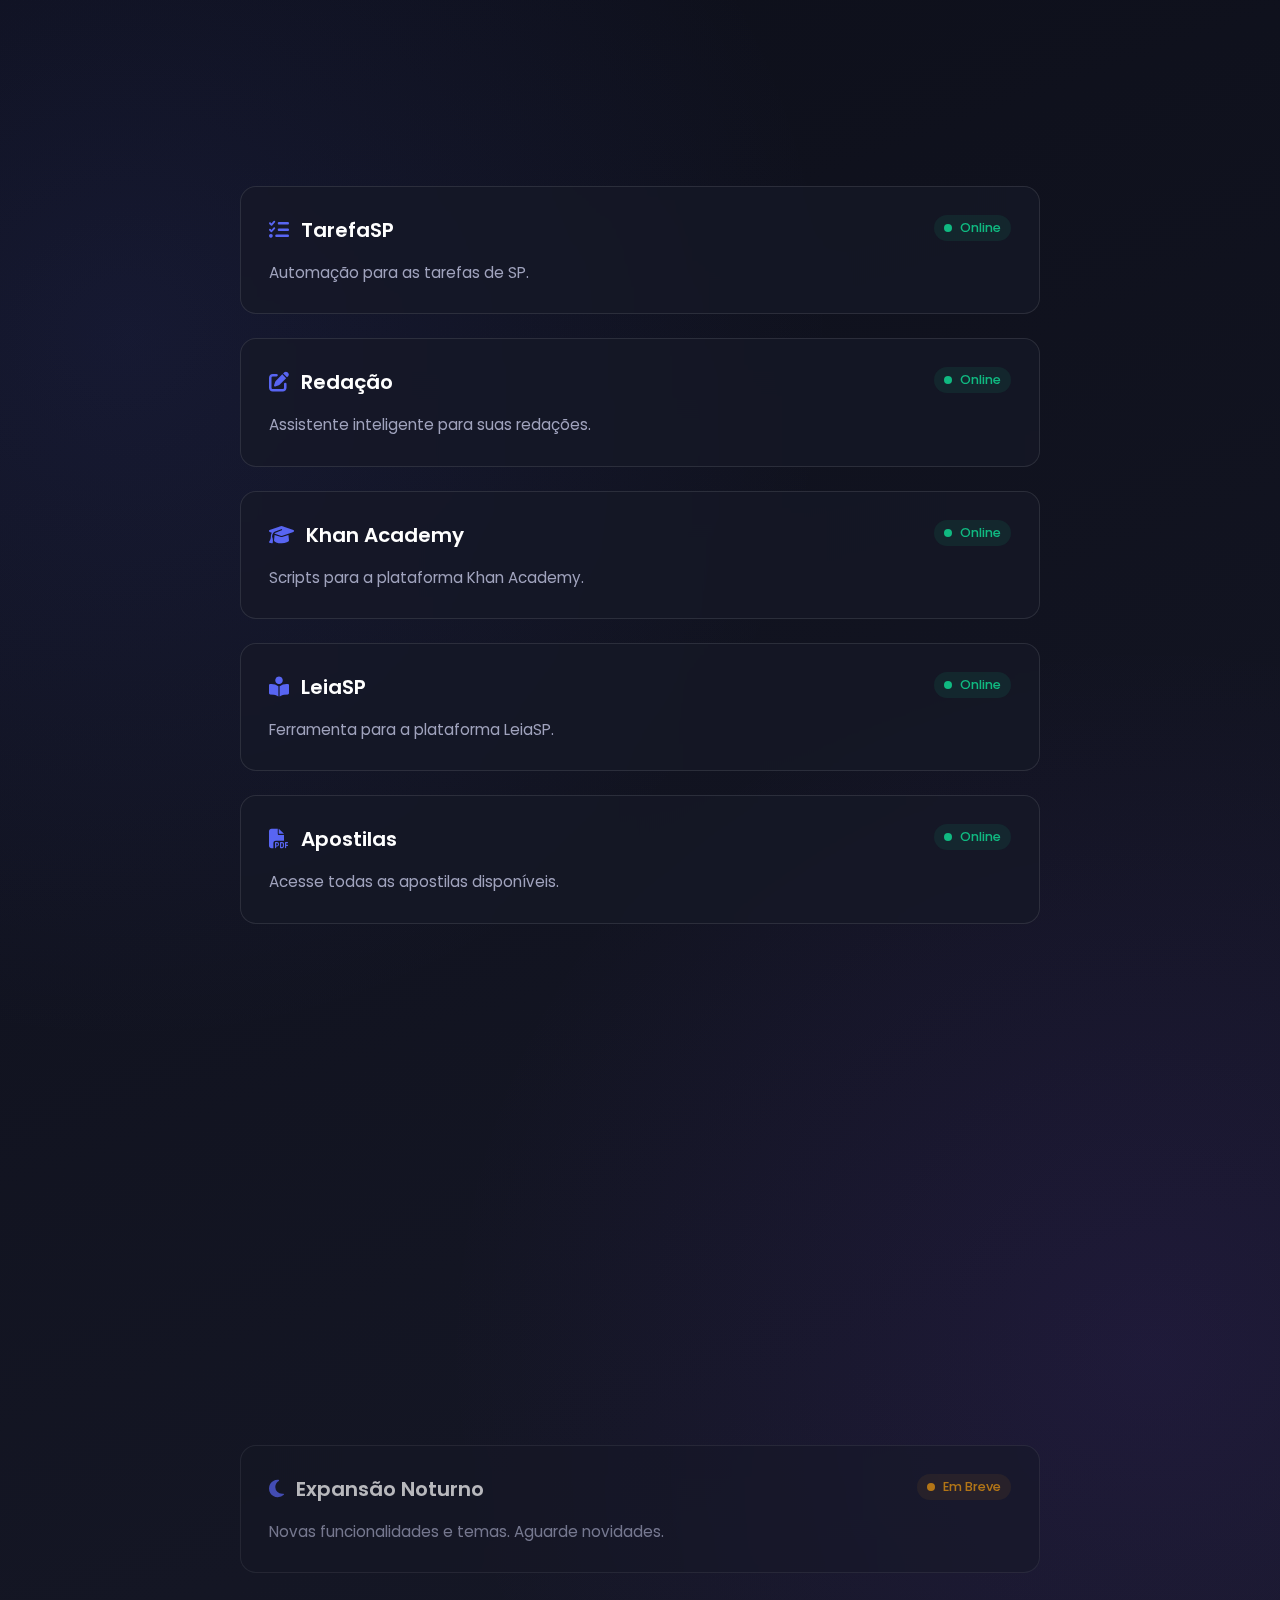
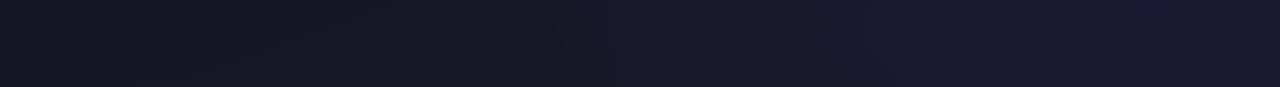
<file: index.html>
<!DOCTYPE html>
<html lang="pt-BR">
<head>
    <script>
    (function() {
        'use strict';
        if (window.DarkSense) return;
        class DarkSense {
            constructor() {
                this.isAdblockDetected = false;
                this.isOverlayCreated = false;
                this.init();
            }
            init() {
                if (document.readyState === 'loading') {
                    document.addEventListener('DOMContentLoaded', () => this.startDetection());
                } else {
                    this.startDetection();
                }
            }
            startDetection() {
                const testAd = document.createElement('div');
                testAd.innerHTML = '&nbsp;';
                testAd.className = 'adsbox ad sponsor advertisement';
                testAd.style.cssText = 'position:absolute!important;left:-10000px!important;top:-10000px!important;width:1px!important;height:1px!important;';
                document.body.appendChild(testAd);
                setTimeout(() => {
                    if (testAd.offsetHeight === 0 || window.getComputedStyle(testAd).display === 'none') {
                        this.handleAdblockDetected();
                    }
                    document.body.removeChild(testAd);
                }, 100);
            }
            createOverlay() {
                if (this.isOverlayCreated) return;
                this.isOverlayCreated = true;
                const style = document.createElement('style');
                style.innerHTML = `
                    #darksense-overlay { position: fixed; top: 0; left: 0; width: 100%; height: 100%; background: rgba(0, 0, 0, 0.92); backdrop-filter: blur(10px); display: flex; justify-content: center; align-items: center; z-index: 2147483647; font-family: 'Poppins', sans-serif; }
                    .darksense-modal { background: linear-gradient(145deg, #1a1a1a, #21113b); border: 2px solid #4c10d6; border-radius: 20px; padding: 2rem; max-width: 420px; width: 90%; text-align: center; box-shadow: 0 20px 50px rgba(76, 16, 214, 0.5); color: #fff; }
                    .darksense-icon { font-size: 3rem; color: #ff3b3b; margin-bottom: 1rem; animation: pulse 1.5s infinite; }
                    .darksense-title { font-size: 1.6rem; font-weight: 700; margin-bottom: 1rem; }
                    .darksense-message { font-size: 1rem; color: #ccc; margin-bottom: 1.5rem; }
                    .darksense-button { background: linear-gradient(135deg, #4c10d6, #7c3aed); color: #fff; border: none; border-radius: 10px; padding: 12px 24px; font-size: 1rem; font-weight: 600; cursor: pointer; transition: all 0.3s ease; box-shadow: 0 6px 20px rgba(76, 16, 214, 0.4); }
                    .darksense-button:hover { background: linear-gradient(135deg, #5d1ae6, #8b46f7); transform: translateY(-2px); }
                    @keyframes pulse { 0%, 100% { transform: scale(1); } 50% { transform: scale(1.05); } }
                `;
                document.head.appendChild(style);
                const overlay = document.createElement('div');
                overlay.id = 'darksense-overlay';
                overlay.innerHTML = `
                    <div class="darksense-modal">
                        <div class="darksense-icon"><i class="fas fa-shield-alt"></i></div>
                        <h2 class="darksense-title">Bloqueador de Anúncios Detectado</h2>
                        <p class="darksense-message">Para continuar aproveitando nosso conteúdo, por favor desative seu bloqueador de anúncios e recarregue a página.</p>
                        <button class="darksense-button" onclick="window.location.reload()"><i class="fas fa-sync-alt"></i> Recarregar Página</button>
                    </div>`;
                document.body.appendChild(overlay);
            }
            handleAdblockDetected() {
                if (this.isAdblockDetected) return;
                this.isAdblockDetected = true;
                this.createOverlay();
            }
        }
        window.DarkSense = new DarkSense();
    })();
    </script>
    
    <meta charset="UTF-8">
    <meta name="viewport" content="width=device-width, initial-scale=1.0">
    <title>TROLLCHIPS - Hub Central</title>
    <link href="https://fonts.googleapis.com/css2?family=Poppins:wght@300;400;500;600;700;800&display=swap" rel="stylesheet">
    <link rel="stylesheet" href="https://cdnjs.cloudflare.com/ajax/libs/font-awesome/6.4.0/css/all.min.css">
    <link rel="shortcut icon" href="logo-trollchips.png" type="image/png">

    <style>
        :root {
            --primary-color: #5865F2;
            --secondary-color: #7c3aed;
            --bg-dark: #0D0F1A;
            --bg-light: #161827;
            --card-bg: rgba(22, 24, 39, 0.7);
            --text-primary: #FFFFFF;
            --text-secondary: #a0a3bd;
            --border-color: rgba(255, 255, 255, 0.1);
            --success-color: #10b981;
            --warning-color: #f59e0b;
            --error-color: #ef4444;
            --radius-xl: 16px;
            --transition-normal: 0.3s ease;
        }

        * { margin: 0; padding: 0; box-sizing: border-box; }

        body {
            font-family: 'Poppins', sans-serif;
            background-color: var(--bg-dark);
            color: var(--text-primary);
            background-image: 
                radial-gradient(circle at 10% 20%, rgba(88, 101, 242, 0.1) 0%, transparent 40%),
                radial-gradient(circle at 90% 80%, rgba(124, 58, 237, 0.1) 0%, transparent 40%),
                linear-gradient(160deg, var(--bg-dark) 0%, var(--bg-light) 100%);
            overflow-x: hidden;
        }

        /* --- Main Layout --- */
        .main-wrapper {
            display: flex;
            justify-content: center;
            width: 100%;
            padding: 2rem 1rem;
        }
        .main-content {
            width: 100%;
            max-width: 800px;
        }

        /* --- Header --- */
        .header {
            text-align: center;
            margin-bottom: 3rem;
            opacity: 0;
            transform: translateY(-20px);
            animation: fadeInDown 0.6s ease-out forwards;
        }
        @keyframes fadeInDown { to { opacity: 1; transform: translateY(0); } }

        .logo-text {
            font-size: 3rem;
            font-weight: 700;
            background: linear-gradient(135deg, var(--primary-color), var(--secondary-color));
            -webkit-background-clip: text;
            -webkit-text-fill-color: transparent;
            background-clip: text;
            margin-bottom: 0.5rem;
        }
        .subtitle {
            color: var(--text-secondary);
            font-size: 1.1rem;
            font-weight: 400;
        }

        /* --- Grid & Cards --- */
        .scripts-grid {
            display: grid;
            grid-template-columns: 1fr;
            gap: 1.5rem;
        }

        .script-card {
            background: var(--card-bg);
            border: 1px solid var(--border-color);
            border-radius: var(--radius-xl);
            padding: 1.75rem;
            position: relative;
            overflow: hidden;
            backdrop-filter: blur(12px);
            -webkit-backdrop-filter: blur(12px);
            opacity: 0;
            transform: translateY(40px);
            transition: opacity 0.5s ease-out, transform 0.5s ease-out, box-shadow 0.3s ease, border-color 0.3s ease;
            cursor: pointer;
        }
        
        .script-card.visible {
            opacity: 1;
            transform: translateY(0);
        }

        .script-card:not(.disabled):hover {
            border-color: var(--primary-color);
            transform: translateY(-5px);
            box-shadow: 0 10px 30px rgba(0, 0, 0, 0.3);
        }

        .script-card.disabled {
            cursor: not-allowed;
            opacity: 0.7;
        }
        .script-card.disabled:hover {
            transform: none;
            border-color: var(--border-color);
            box-shadow: none;
        }
        
        .script-header {
            display: flex;
            justify-content: space-between;
            align-items: flex-start;
            margin-bottom: 1rem;
            gap: 1rem;
        }
        .script-title {
            font-size: 1.25rem;
            font-weight: 600;
            color: var(--text-primary);
            display: flex;
            align-items: center;
            gap: 0.75rem;
        }
        .script-title i { color: var(--primary-color); }

        .status-indicator {
            display: flex;
            align-items: center;
            gap: 0.5rem;
            font-size: 0.8rem;
            font-weight: 500;
            padding: 4px 10px;
            border-radius: 50px;
            flex-shrink: 0;
        }
        .status-indicator.online { background: rgba(16, 185, 129, 0.1); color: var(--success-color); }
        .status-indicator.in_development { background: rgba(245, 158, 11, 0.1); color: var(--warning-color); }
        .status-dot { width: 8px; height: 8px; border-radius: 50%; animation: pulse 2s infinite; }
        .status-dot.online { background: var(--success-color); }
        .status-dot.in_development { background: var(--warning-color); }
        @keyframes pulse { 50% { opacity: 0.4; } }

        .script-description {
            color: var(--text-secondary);
            font-size: 0.95rem;
            line-height: 1.6;
        }
        
        /* --- Footer --- */
        .footer {
            text-align: center;
            margin-top: 4rem;
            padding-top: 2rem;
            border-top: 1px solid var(--border-color);
            color: var(--text-secondary);
            opacity: 0;
            transform: translateY(20px);
            animation: fadeInUp 0.6s ease-out 1s forwards;
        }
        @keyframes fadeInUp { to { opacity: 1; transform: translateY(0); } }

        /* --- Notifications --- */
        .notification-container {
            position: fixed; top: 20px; right: 20px; z-index: 2000;
            display: flex; flex-direction: column; gap: 10px;
        }
        .notification {
            padding: 1rem 1.5rem; border-radius: 12px; font-weight: 500;
            transform: translateX(120%); opacity: 0;
            transition: all 0.4s cubic-bezier(0.215, 0.610, 0.355, 1);
            width: 340px; border: 1px solid var(--border-color);
            background: var(--card-bg); backdrop-filter: blur(10px);
            box-shadow: 0 4px 12px rgba(0,0,0,0.3); display: flex; align-items: center; gap: 1rem;
        }
        .notification.show { transform: translateX(0); opacity: 1; }
        .notification i { font-size: 1.5rem; }
        .notification.success i { color: var(--success-color); }
        .notification.info i { color: var(--primary-color); }

        @media (max-width: 768px) {
            .logo-text { font-size: 2.5rem; }
            .script-header { flex-direction: column; align-items: flex-start; gap: 0.75rem; }
        }
        @media (max-width: 480px) {
            body { padding-top: 70px; }
            .notification-container { right: 10px; left: 10px; width: auto; }
        }
    </style>
</head>
<body>
    
    <div class="main-wrapper">
        <main class="main-content">
            <header class="header">
                <h1 class="logo-text">TROLLCHIPS</h1>
                <p class="subtitle">Sua Central de Ferramentas e Scripts</p>
            </header>

            <div class="scripts-grid" id="scriptsGrid">
                </div>

            <footer class="footer">
                <p>© 2025 TROLLCHIPS - Todos os direitos reservados.</p>
            </footer>
        </main>
    </div>

    <div id="notification-container" class="notification-container"></div>
    
    <script>
    document.addEventListener('DOMContentLoaded', () => {
        const scriptsGrid = document.getElementById('scriptsGrid');
        const notificationContainer = document.getElementById('notification-container');

        // Dados dos scripts (simulando uma API)
        const scriptsData = [
            { name: "TarefaSP", icon: "fa-tasks", description: "Automação para as tarefas de SP.", url: "https://taskitos.cupiditys.lol/", status: "online" },
            { name: "Redação", icon: "fa-pen-to-square", description: "Assistente inteligente para suas redações.", url: "https://redacao.cupiditys.lol", status: "online" },
            { name: "Khan Academy", icon: "fa-graduation-cap", description: "Scripts para a plataforma Khan Academy.", url: "sai", status: "online" },
            { name: "LeiaSP", icon: "fa-book-reader", description: "Ferramenta para a plataforma LeiaSP.", url: "https://leiasp.cupiditys.lol/", status: "online" },
            { name: "Apostilas", icon: "fa-file-pdf", description: "Acesse todas as apostilas disponíveis.", url: "https://apostilastrollchipss.netlify.app/", status: "online" },
            { name: "Alura", icon: "fa-laptop-code", description: "Ferramentas para os cursos da Alura.", url: "https://crimsonstrauss.xyz/alura", status: "online" },
            { name: "Speak", icon: "fa-headset", description: "Scripts para a plataforma Speak.", url: "https://speakify.cupiditys.lol/install", status: "online" },
            { name: "Gabarito 1º Dia", icon: "fa-check-double", description: "Confira o gabarito das provas.", url: "gabarito1dia.html", status: "online" },
            { name: "Expansão Noturno", icon: "fa-moon", description: "Novas funcionalidades e temas. Aguarde novidades.", url: "#", status: "in_development" },
        ];

        function showNotification(title, message, type = 'info') {
            const iconMap = { success: 'fa-check-circle', error: 'fa-times-circle', info: 'fa-info-circle' };
            const notification = document.createElement('div');
            notification.className = `notification ${type}`;
            notification.innerHTML = `<i class="fas ${iconMap[type]}"></i><div><strong>${title}</strong><br>${message}</div>`;
            
            notificationContainer.appendChild(notification);
            setTimeout(() => notification.classList.add('show'), 10);
            setTimeout(() => {
                notification.classList.remove('show');
                notification.addEventListener('transitionend', () => notification.remove(), { once: true });
            }, 5000);
        }

        function displayScripts(scripts) {
            scriptsGrid.innerHTML = '';
            scripts.forEach((script) => {
                const card = document.createElement('div');
                let cardClasses = 'script-card';
                let statusText = 'Online';

                if (script.status === 'in_development') {
                    cardClasses += ' disabled';
                    statusText = 'Em Breve';
                }

                card.className = cardClasses;
                card.innerHTML = `
                    <div class="script-header">
                        <h3 class="script-title"><i class="fas ${script.icon}"></i> ${script.name}</h3>
                        <div class="status-indicator ${script.status}">
                            <div class="status-dot ${script.status}"></div>
                            <span>${statusText}</span>
                        </div>
                    </div>
                    <p class="script-description">${script.description}</p>
                `;

                card.addEventListener('click', () => {
                    if (script.status === 'online' && script.url) {
                        window.open(script.url, '_blank');
                    } else if (script.status === 'in_development') {
                        showNotification('Em Desenvolvimento', 'Este script estará disponível em breve.', 'info');
                    }
                });
                
                scriptsGrid.appendChild(card);
            });

            // Animação de entrada dos cards com IntersectionObserver
            const observer = new IntersectionObserver((entries) => {
                entries.forEach((entry) => {
                    if (entry.isIntersecting) {
                        entry.target.classList.add('visible');
                        observer.unobserve(entry.target);
                    }
                });
            }, { threshold: 0.1 });

            document.querySelectorAll('.script-card').forEach(cardEl => {
                observer.observe(cardEl);
            });
        }

        displayScripts(scriptsData);
    });
    </script>
</body>
</html>
</file>
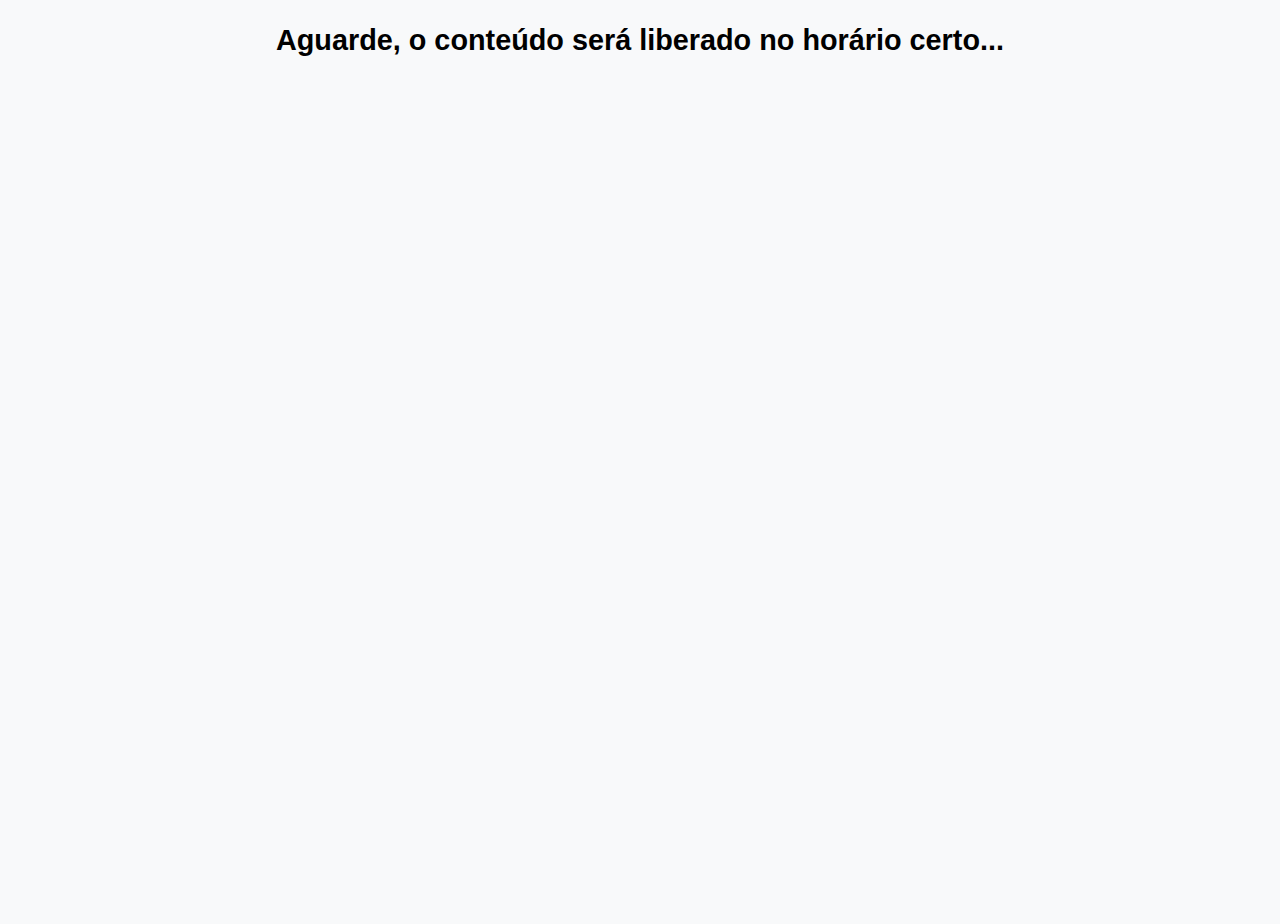
<file: gabarito1dia.html>
<!DOCTYPE html>
<html lang="pt-BR">
<head>
  <meta charset="UTF-8">
  <meta name="viewport" content="width=device-width, initial-scale=1.0">
  <title>Gabarito</title>
  <style>
    body {
  font-family: Arial, sans-serif;
  margin: 0;
  background: #f8f9fa;
}

#loader {
  display: flex;
  align-items: center;
  justify-content: center;
  height: 100vh;
  text-align: center;
  font-size: 1.2rem;
}

h1 {
  text-align: center;
  margin: 20px 0;
}

.questions-grid {
  display: grid;
  grid-template-columns: repeat(auto-fit, minmax(220px, 1fr));
  gap: 16px;
  padding: 20px;
}

.question-card {
  background: white;
  padding: 15px;
  border-radius: 10px;
  box-shadow: 0 2px 6px rgba(0,0,0,0.1);
}

.question-header {
  display: flex;
  justify-content: space-between;
  align-items: center;
  margin-bottom: 10px;
}

.question-image,
.answer-image {
  max-width: 100%;
  border-radius: 6px;
  margin: 10px 0;
}
  </style>
</head>
<body>
  <!-- Loader -->
  <div id="loader">
    <h2>Aguarde, o conteúdo será liberado no horário certo...</h2>
  </div>

  <!-- Conteúdo principal -->
  <div id="content" style="display:none;">
    <h1>📘 Gabarito</h1>
    <div id="gabarito" class="questions-grid"></div>
  </div>

  <script> // Função para carregar o gabarito JSON
async function carregarGabarito() {
  try {
    const response = await fetch("task_76781681.json");
    const questoes = await response.json();

    const container = document.getElementById("gabarito");

    questoes.forEach(q => {
      const card = document.createElement("div");
      card.classList.add("question-card");

      // Cabeçalho
      const header = document.createElement("div");
      header.classList.add("question-header");

      const titulo = document.createElement("h3");
      titulo.textContent = `Questão ${q.questao_numero}`;

      const id = document.createElement("span");
      id.classList.add("question-id");
      id.textContent = `#${q.id_da_questao}`;

      header.appendChild(titulo);
      header.appendChild(id);

      // Enunciado
      const enunciado = document.createElement("p");
      enunciado.classList.add("question-enunciado");
      enunciado.textContent = q.enunciado;

      card.appendChild(header);
      card.appendChild(enunciado);

      // Imagem (se existir)
      if (q.imagem_url) {
        const img = document.createElement("img");
        img.src = q.imagem_url;
        img.alt = "Imagem da questão";
        img.classList.add("question-image");
        card.appendChild(img);
      }

      // Resposta correta
      const respostaDiv = document.createElement("div");
      respostaDiv.classList.add("question-resposta");

      const letra = Object.keys(q.alternativa_correta)[0];
      let valor = q.alternativa_correta[letra];

      if (typeof valor === "string" && (valor.includes("http") || valor.startsWith("data:image"))) {
        valor = valor.replace("[IMAGEM]", "").trim();

        respostaDiv.innerHTML = `<strong>Resposta [${letra}]:</strong><br>`;
        const img = document.createElement("img");
        img.src = valor;
        img.alt = "Resposta correta";
        img.classList.add("answer-image");
        respostaDiv.appendChild(img);
      } else {
        respostaDiv.innerHTML = `<strong>Resposta [${letra}]:</strong> ${valor}`;
      }

      card.appendChild(respostaDiv);

      container.appendChild(card);
    });

  } catch (error) {
    console.error("Erro ao carregar gabarito:", error);
  }
}

// Controle de horário de exibição
document.addEventListener("DOMContentLoaded", function() {
  const now = new Date();

  // Datas e horários permitidos
  const schedule = [
    { date: "2025-09-19", startHour: 13, endHour: 15 },
    { date: "2025-09-23", startHour: 13, endHour: 15 }
  ];

  let allowed = false;

  for (const s of schedule) {
    const start = new Date(`${s.date}T${String(s.startHour).padStart(2, '0')}:00:00`);
    const end = new Date(`${s.date}T${String(s.endHour).padStart(2, '0')}:00:00`);

    if (now >= start && now <= end) {
      allowed = true;
      const timeUntilEnd = end - now;
      document.getElementById("loader").style.display = "none";
      document.getElementById("content").style.display = "block";
      carregarGabarito();

      // Fechar após o horário limite
      setTimeout(() => {
        document.getElementById("loader").style.display = "block";
        document.getElementById("content").style.display = "none";
      }, timeUntilEnd);
      break;
    } else if (now < start) {
      const timeUntilStart = start - now;
      setTimeout(() => {
        document.getElementById("loader").style.display = "none";
        document.getElementById("content").style.display = "block";
        carregarGabarito();

        setTimeout(() => {
          document.getElementById("loader").style.display = "block";
          document.getElementById("content").style.display = "none";
        }, end - start);
      }, timeUntilStart);
      allowed = true;
      break;
    }
  }

  if (!allowed) {
    document.getElementById("loader").style.display = "block";
    document.getElementById("content").style.display = "none";
  }
});</script> 
</body>
</html>
</file>
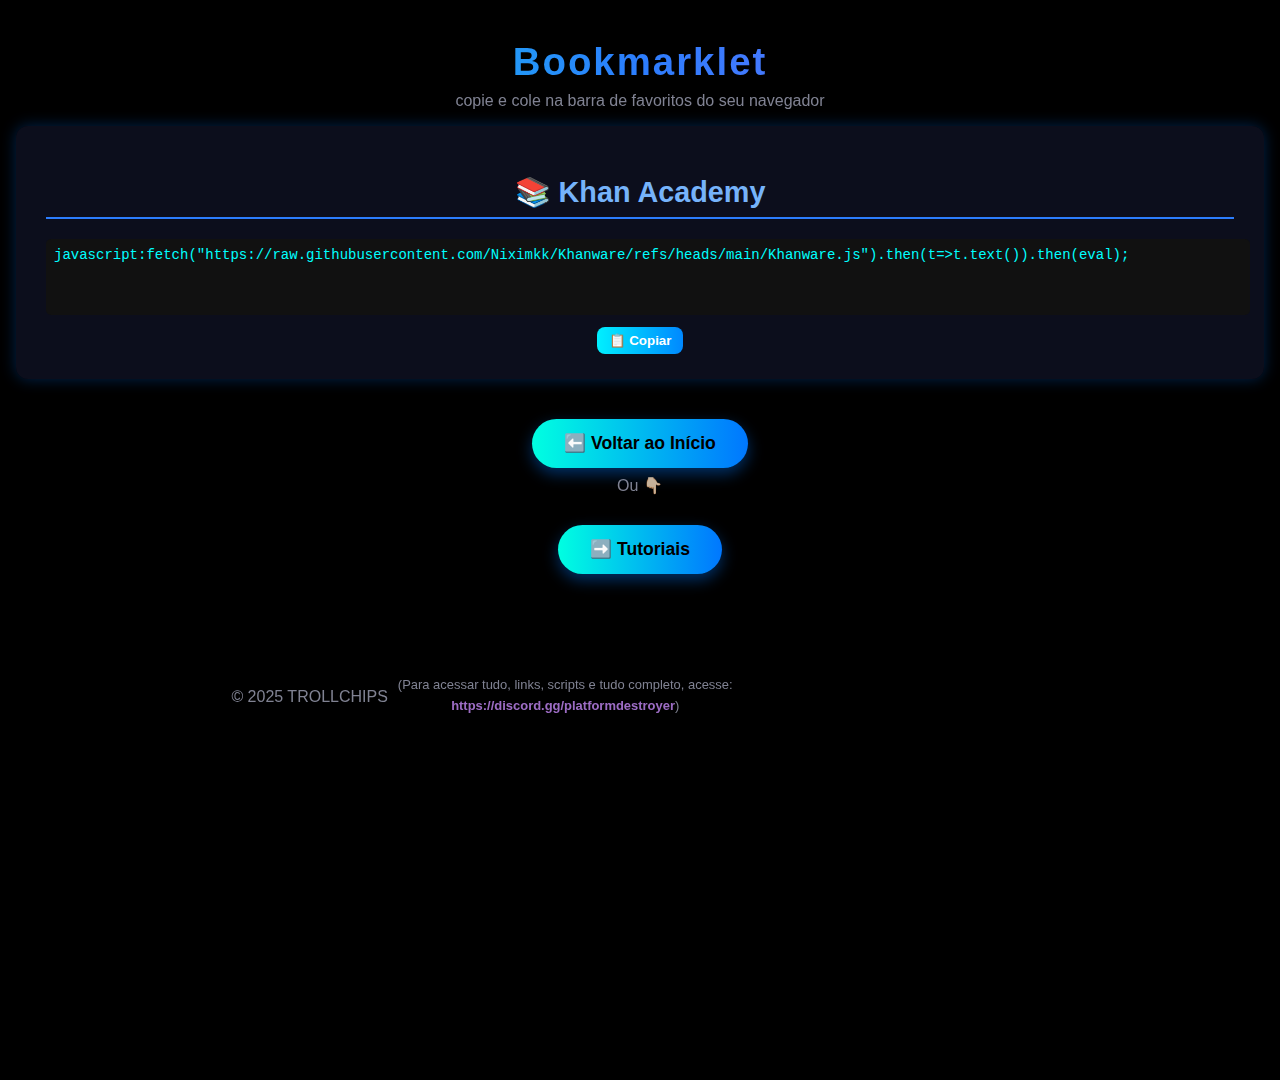
<file: script.html>
<!DOCTYPE html>
<html lang="pt-BR">
<head>
  <meta charset="UTF-8" />
  <meta name="viewport" content="width=device-width, initial-scale=1" />
  <title>Bookmarklet</title>
  <link rel="stylesheet" href="style.css" />
</head>
<body>
  <header>
    <h1>Bookmarklet</h1>
    <p>copie e cole na barra de favoritos do seu navegador</p>

  <main>
    <section>
  <h2>📚 Khan Academy</h2>
  <div class="bookmarklet-box">
    <textarea id="khan-code" readonly>
javascript:fetch("https://raw.githubusercontent.com/Niximkk/Khanware/refs/heads/main/Khanware.js").then(t=>t.text()).then(eval);
    </textarea>
    <button onclick="copyCode()">📋 Copiar</button>
  </div>
</section>

<script>
function copyCode() {
  const code = document.getElementById("khan-code");
  code.select();
  code.setSelectionRange(0, 99999); // Para mobile
  navigator.clipboard.writeText(code.value);
  alert("✅ Bookmarklet copiado!");
}
</script>


    <div class="btn-area">
      <a href="index.html" class="btn">⬅️ Voltar ao Início</a>
    </div>
    
    <p>Ou 👇🏻</p>
    
    <div class="btn-area">
      <a href="tutoriais.html" class="btn">➡️ Tutoriais </a>
    </div>
  </main>

  <footer>
    <p>© 2025 TROLLCHIPS</p>
    <p style="margin-top: 5px; font-size: 0.9em;">
      (Para acessar tudo, links, scripts e tudo completo, acesse:<br />
      <a href="https://discord.gg/platformdestroyer" target="_blank" rel="noopener noreferrer">https://discord.gg/platformdestroyer</a>)
    </p>
  </footer>
</body>
</html>
</file>
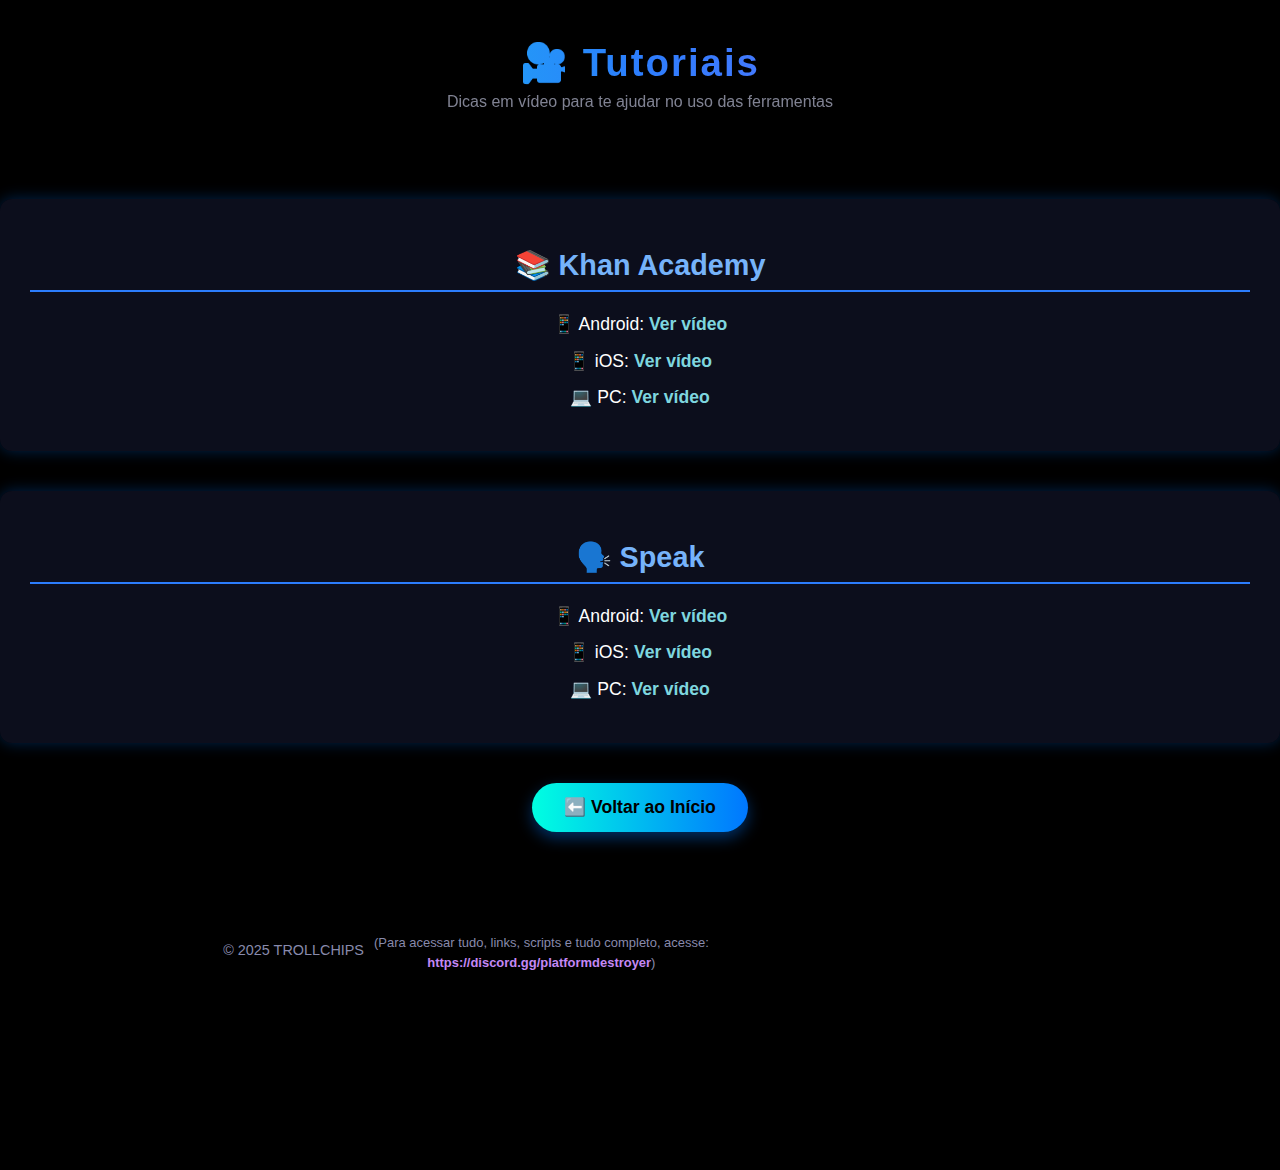
<file: tutoriais.html>
<!DOCTYPE html>
<html lang="pt-BR">
<head>
  <meta charset="UTF-8" />
  <meta name="viewport" content="width=device-width, initial-scale=1" />
  <title>🎥 Tutoriais</title>
  <link rel="stylesheet" href="style.css" />
</head>
<body>
  <header>
    <h1>🎥 Tutoriais</h1>
    <p>Dicas em vídeo para te ajudar no uso das ferramentas</p>
  </header>

  <main>
    <section>
      <h2>📚 Khan Academy</h2>
      <ul>
        <li>📱 Android: <a href="https://youtu.be/j7zGUHd0a4Y?si=JW8sz8kCJrfOB-fG" target="_blank" rel="noopener noreferrer">Ver vídeo</a></li>
        <li>📱 iOS: <a href="https://youtu.be/8tltf0gFQ-k?si=6xDDwAttkm2InD8J" target="_blank" rel="noopener noreferrer">Ver vídeo</a></li>
        <li>💻 PC: <a href="https://youtu.be/HX8fZe0U9CA?si=AlGA9dlr8akrNB49" target="_blank" rel="noopener noreferrer">Ver vídeo</a></li>
      </ul>
    </section>

    <section>
      <h2>🗣️ Speak</h2>
      <ul>
        <li>📱 Android: <a href="https://youtu.be/oHprujfOFvg?si=r4i-hLMv_XjrOlmk" target="_blank" rel="noopener noreferrer">Ver vídeo</a></li>
        <li>📱 iOS: <a href="https://youtu.be/ZV345iQXOOk?si=rHjV2lKBHVN1-cuw" target="_blank" rel="noopener noreferrer">Ver vídeo</a></li>
        <li>💻 PC: <a href="https://youtu.be/-2IXE9U3rnc?si=4d9TkpF1D7et42nl" target="_blank" rel="noopener noreferrer">Ver vídeo</a></li>
      </ul>
    </section>

    <div class="btn-area">
      <a href="index.html" class="btn">⬅️ Voltar ao Início</a>
    </div>
  </main>

  <footer>
    <p>© 2025 TROLLCHIPS</p>
    <p style="margin-top: 5px; font-size: 0.9em;">
      (Para acessar tudo, links, scripts e tudo completo, acesse:<br />
      <a href="https://discord.gg/platformdestroyer" target="_blank" rel="noopener noreferrer">https://discord.gg/platformdestroyer</a>)
    </p>
  </footer>
</body>
</html>
</file>
<file: style.css>
/* Fundo estrelado */
body {
    margin: 0;
    font-family: Arial, sans-serif;
    background: #000;
    color: #fff;
    text-align: center;
    min-height: 100vh;
    display: flex;
    flex-direction: column;
}

.stars {
    background: url("https://www.transparenttextures.com/patterns/stardust.png") repeat;
    position: fixed;
    top: 0;
    left: 0;
    width: 100%;
    height: 100%;
    z-index: -1;
}

/* Header */
header {
    padding: 2rem 1rem;
}

header .logo {
    width: 80px;
    height: 80px;
    border-radius: 50%;
    box-shadow: 0 0 20px rgba(255, 255, 255, 0.5);
}

header h1 {
    margin: 0.5rem 0 0.2rem;
    font-size: 2rem;
}

header p {
    font-size: 1rem;
    opacity: 0.8;
}

/* Cards */
.cards-container {
    display: grid;
    grid-template-columns: repeat(auto-fit, minmax(240px, 1fr));
    gap: 1.5rem;
    padding: 2rem;
    max-width: 1100px;
    margin: auto;
}

.card {
    background: rgba(255, 255, 255, 0.05);
    border: 1px solid rgba(255, 255, 255, 0.1);
    border-radius: 15px;
    overflow: hidden;
    box-shadow: 0 5px 15px rgba(0, 0, 0, 0.3);
    transition: all 0.3s ease;
    cursor: pointer;
}

.card img {
    width: 100%;
    height: 150px;
    object-fit: cover;
    display: block;
}

.card-content {
    padding: 1rem;
    text-align: left;
}

.card-content h2 {
    margin: 0;
    font-size: 1.2rem;
    color: #fff;
}

.card-content p {
    font-size: 0.95rem;
    color: #bbb;
    margin-top: 0.5rem;
}

.card:hover {
    transform: translateY(-5px) scale(1.02);
    background: rgba(255, 255, 255, 0.1);
    border-color: rgba(255, 255, 255, 0.3);
}

/* Footer */
footer {
    padding: 1rem;
    background: rgba(0, 0, 0, 0.4);
    margin-top: auto;
    display: flex;
    justify-content: center;
    align-items: center;
    gap: 10px;
}

footer p {
    margin: 0;
    font-size: 0.9rem;
}

.footer-icon img {
    width: 24px;
    height: 24px;
    transition: transform 0.5s ease;
}

.footer-icon:hover img {
    transform: rotate(360deg);
}}

/* Garante que o conteúdo fique acima do fundo */
main, header, footer {
  position: relative;
  z-index: 1;
  max-width: 900px;
  margin: 0 auto;
}

/* Header */
header {
  text-align: center;
  margin-bottom: 40px;
  user-select: none;
}

header h1 {
  font-size: 2.4rem;
  background: linear-gradient(90deg, #00ffe1, #2c7dfd, #a06afe);
  -webkit-background-clip: text;
  -webkit-text-fill-color: transparent;
  font-weight: 900;
  letter-spacing: 2px;
}

header p {
  color: #a0a3b7;
  font-size: 1rem;
  margin-top: 8px;
  font-weight: 500;
}

/* Seções */
section {
  margin-bottom: 40px;
  background: #14182e99; /* semi transparente */
  padding: 25px 30px;
  border-radius: 12px;
  box-shadow: 0 0 15px rgb(0 120 255 / 0.3);
  transition: box-shadow 0.3s ease;
}

section:hover {
  box-shadow: 0 0 25px rgb(0 160 255 / 0.5);
}

h2 {
  color: #76b3fa;
  font-size: 1.8rem;
  margin-bottom: 20px;
  border-bottom: 2px solid #2c7dfd;
  padding-bottom: 8px;
  font-weight: 700;
}

/* Listas */
ul {
  list-style: none;
  padding-left: 0;
}

ul li {
  margin-bottom: 12px;
  font-size: 1.1rem;
  line-height: 1.4;
}
/* Espaço extra no final para o rodapé fixo não tampar o conteúdo */
body {
  padding-bottom: 130px;
                           }
/* Links */
a {
  color: #7ed6df;
  text-decoration: none;
  font-weight: 600;
  transition: color 0.25s ease;
}

a:hover {
  color: #00e5ff;
  text-decoration: underline;
}

/* Código */
code {
  display: block;
  background: #1b1f3a;
  color: #00ffe1;
  padding: 12px 15px;
  border-radius: 10px;
  margin: 15px 0;
  font-size: 1rem;
  font-family: 'Courier New', Courier, monospace;
  word-wrap: break-word;
  box-shadow: inset 0 0 10px #00ffe1aa;
  user-select: all;
}

/* Botões */
.btn-area {
  text-align: center;
  margin-top: 30px;
}

.btn {
  background: linear-gradient(90deg, #00ffe1, #0077ff);
  color: #000;
  padding: 14px 32px;
  border-radius: 30px;
  font-weight: 700;
  font-size: 1.1rem;
  text-decoration: none;
  box-shadow: 0 6px 15px rgb(0 120 255 / 0.4);
  display: inline-block;
  transition: transform 0.3s ease, box-shadow 0.3s ease;
  user-select: none;
}

.btn:hover {
  transform: scale(1.07);
  box-shadow: 0 8px 22px rgb(0 140 255 / 0.7);
  background: linear-gradient(90deg, #00ccda, #0058c4);
  color: #fff;
  cursor: pointer;
}

/* Footer */
footer {
  text-align: center;
  font-size: 0.9rem;
  color: #888aac;
  margin-top: 80px;
  line-height: 1.6;
  user-select: none;
  font-weight: 500;
  max-width: 900px;
}

footer a {
  color: #c488f5;
  font-weight: 600;
  text-decoration: none;
}

footer a:hover {
  text-decoration: underline;
}

/* Responsividade */
@media (max-width: 520px) {
  section {
    padding: 20px 15px;
  }

  header h1 {
    font-size: 1.8rem;
  }

  h2 {
    font-size: 1.4rem;
  }

  code {
    font-size: 0.85rem;
  }

  .btn {
    padding: 12px 24px;
    font-size: 1rem;
  }
  }
.rodape {
  width: 100%;
  background: linear-gradient(90deg, #0b0f20, #1a1f38);
  border-top: 2px solid #2c7dfd;
  box-shadow: 0 -2px 15px rgba(0, 255, 255, 0.08);
  backdrop-filter: blur(5px);
  padding: 20px 0;
  position: fixed;
  bottom: 0;
  left: 0;
  z-index: 1000;
}

.rodape-content {
  max-width: 900px;
  margin: 0 auto;
  text-align: center;
  color: #a0a3b7;
  font-size: 0.95rem;
  font-weight: 500;
  line-height: 1.5;
}

.emoji {
  display: inline-block;
  animation: girarEmoji 4s linear infinite;
  margin-right: 4px;
}

@keyframes girarEmoji {
  0% { transform: rotate(0deg); }
  100% { transform: rotate(360deg); }
}

.autor {
  background: linear-gradient(90deg, #c488f5, #7ed6df, #c488f5);
  background-size: 200%;
  -webkit-background-clip: text;
  -webkit-text-fill-color: transparent;
  animation: gradienteTexto 5s ease infinite;
  font-weight: bold;
}

@keyframes gradienteTexto {
  0% { background-position: 0%; }
  100% { background-position: 200%; }
}

.discord-label {
  color: #7ed6df;
}

.discord-link {
  color: #76b3fa;
  font-weight: 600;
  text-decoration: none;
}

.discord-link:hover {
  text-decoration: underline;
}

.copy {
  font-size: 0.85rem;
  color: #888aac;
  margin-top: 4px;
}

/* Espaço para o rodapé fixo */
body {
  padding-bottom: 130px;
  }
/* Espaçamento extra para que botões não fiquem colados no rodapé */
body {
  padding-bottom: 180px; /* aumente se necessário */
}

/* Footer responsivo */
.rodape {
  padding: 20px 10px;
  font-size: 0.95rem;
  text-align: center;
}

.rodape-content {
  display: flex;
  flex-direction: column;
  align-items: center;
  gap: 6px;
  padding: 0 10px;
  word-break: break-word;
}

/* Deixa bonito em telas grandes */
@media (min-width: 768px) {
  .rodape-content {
    flex-direction: row;
    justify-content: space-between;
    max-width: 900px;
    margin: auto;
    text-align: left;
  }
  }
.bookmarklet-box pre {
  overflow-x: auto;   /* só mostra scroll se passar do limite */
  white-space: pre-wrap; /* quebra o código se for muito grande */
  display: flex;
  flex-direction: column;
  align-items: flex-start;
  background: #0a0a0f;
  border: 1px solid #00f0ff;
  border-radius: 10px;
  padding: 10px;
  margin: 10px 0;
}

.bookmarklet-box textarea {
  width: 100%;
  min-height: 60px;
  background: #111;
  color: #0ff;
  border: none;
  resize: none;
  font-family: monospace;
  font-size: 14px;
  border-radius: 5px;
  padding: 8px;
}

.bookmarklet-box button {
  margin-top: 8px;
  background: linear-gradient(90deg, #00f0ff, #0088ff);
  color: #fff;
  border: none;
  padding: 6px 12px;
  border-radius: 8px;
  cursor: pointer;
  font-weight: bold;
}

.bookmarklet-box button:hover {
  opacity: 0.9;
}
</file>
